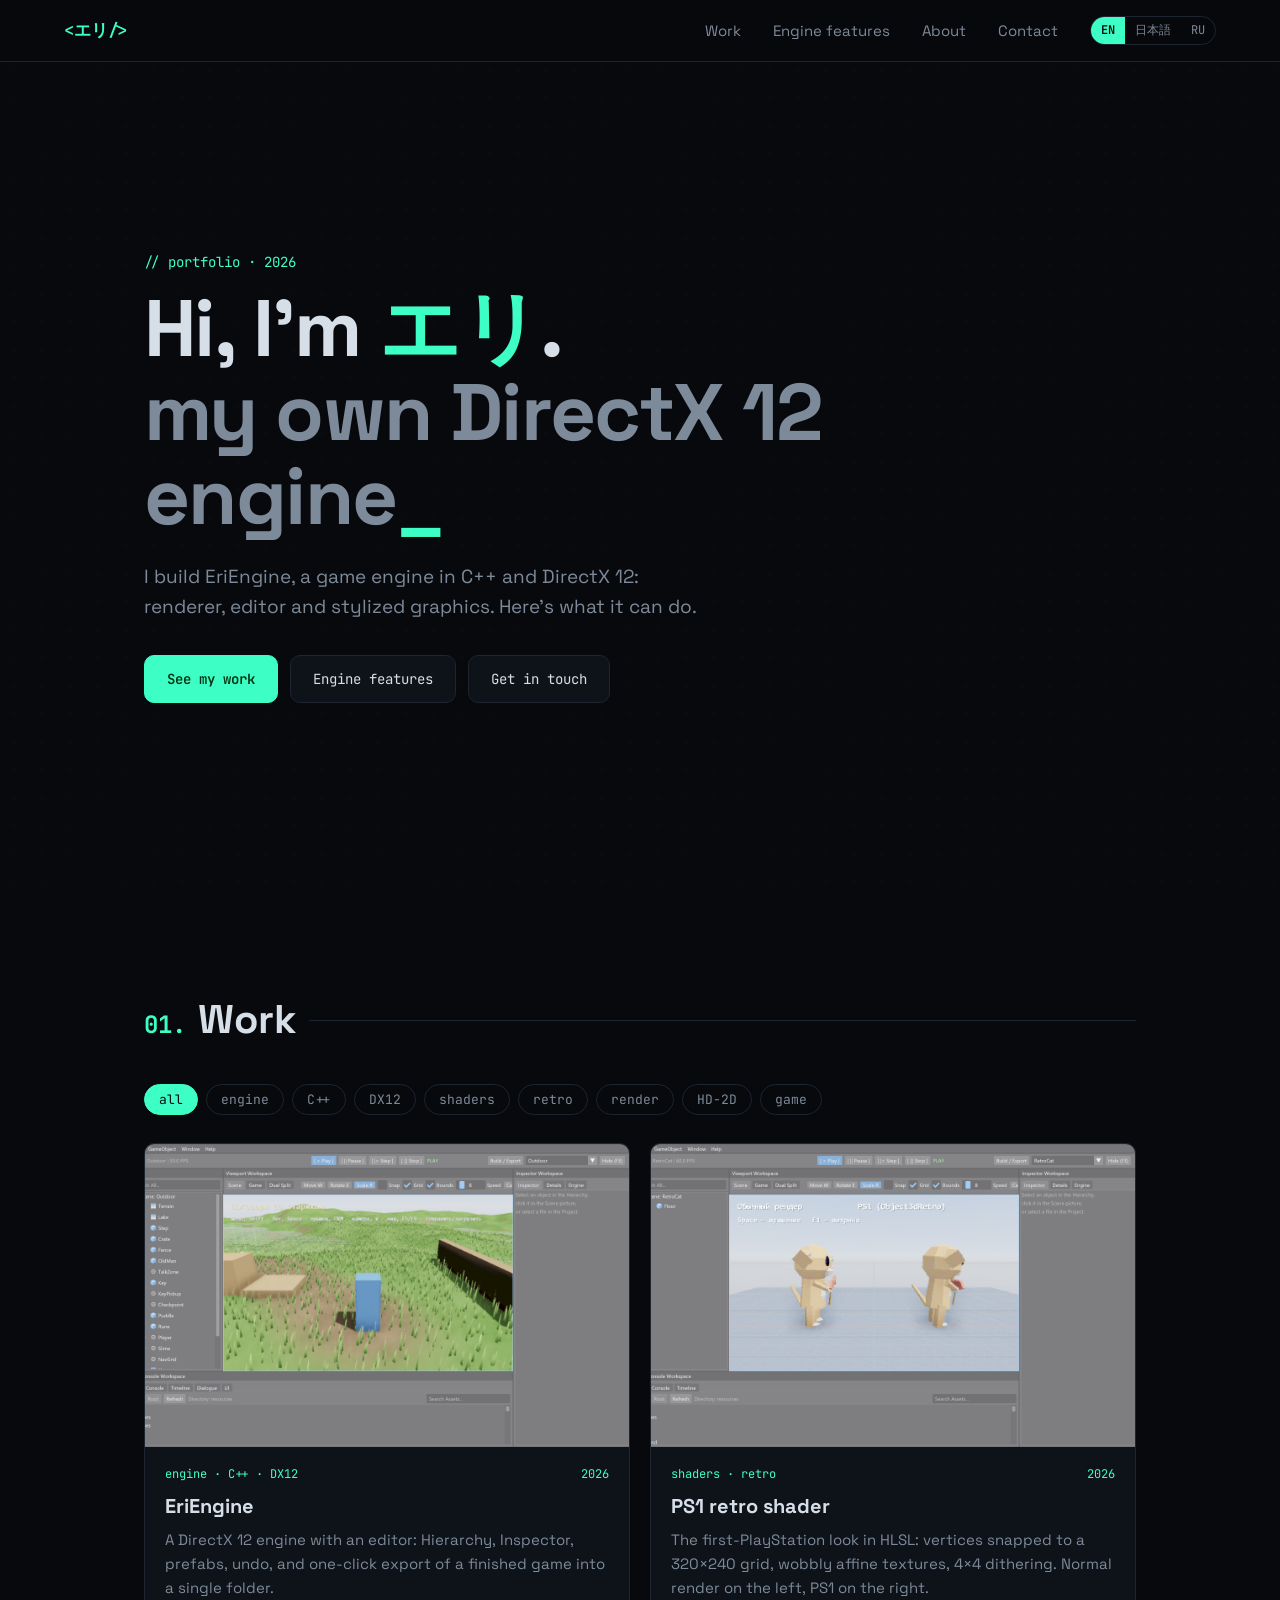
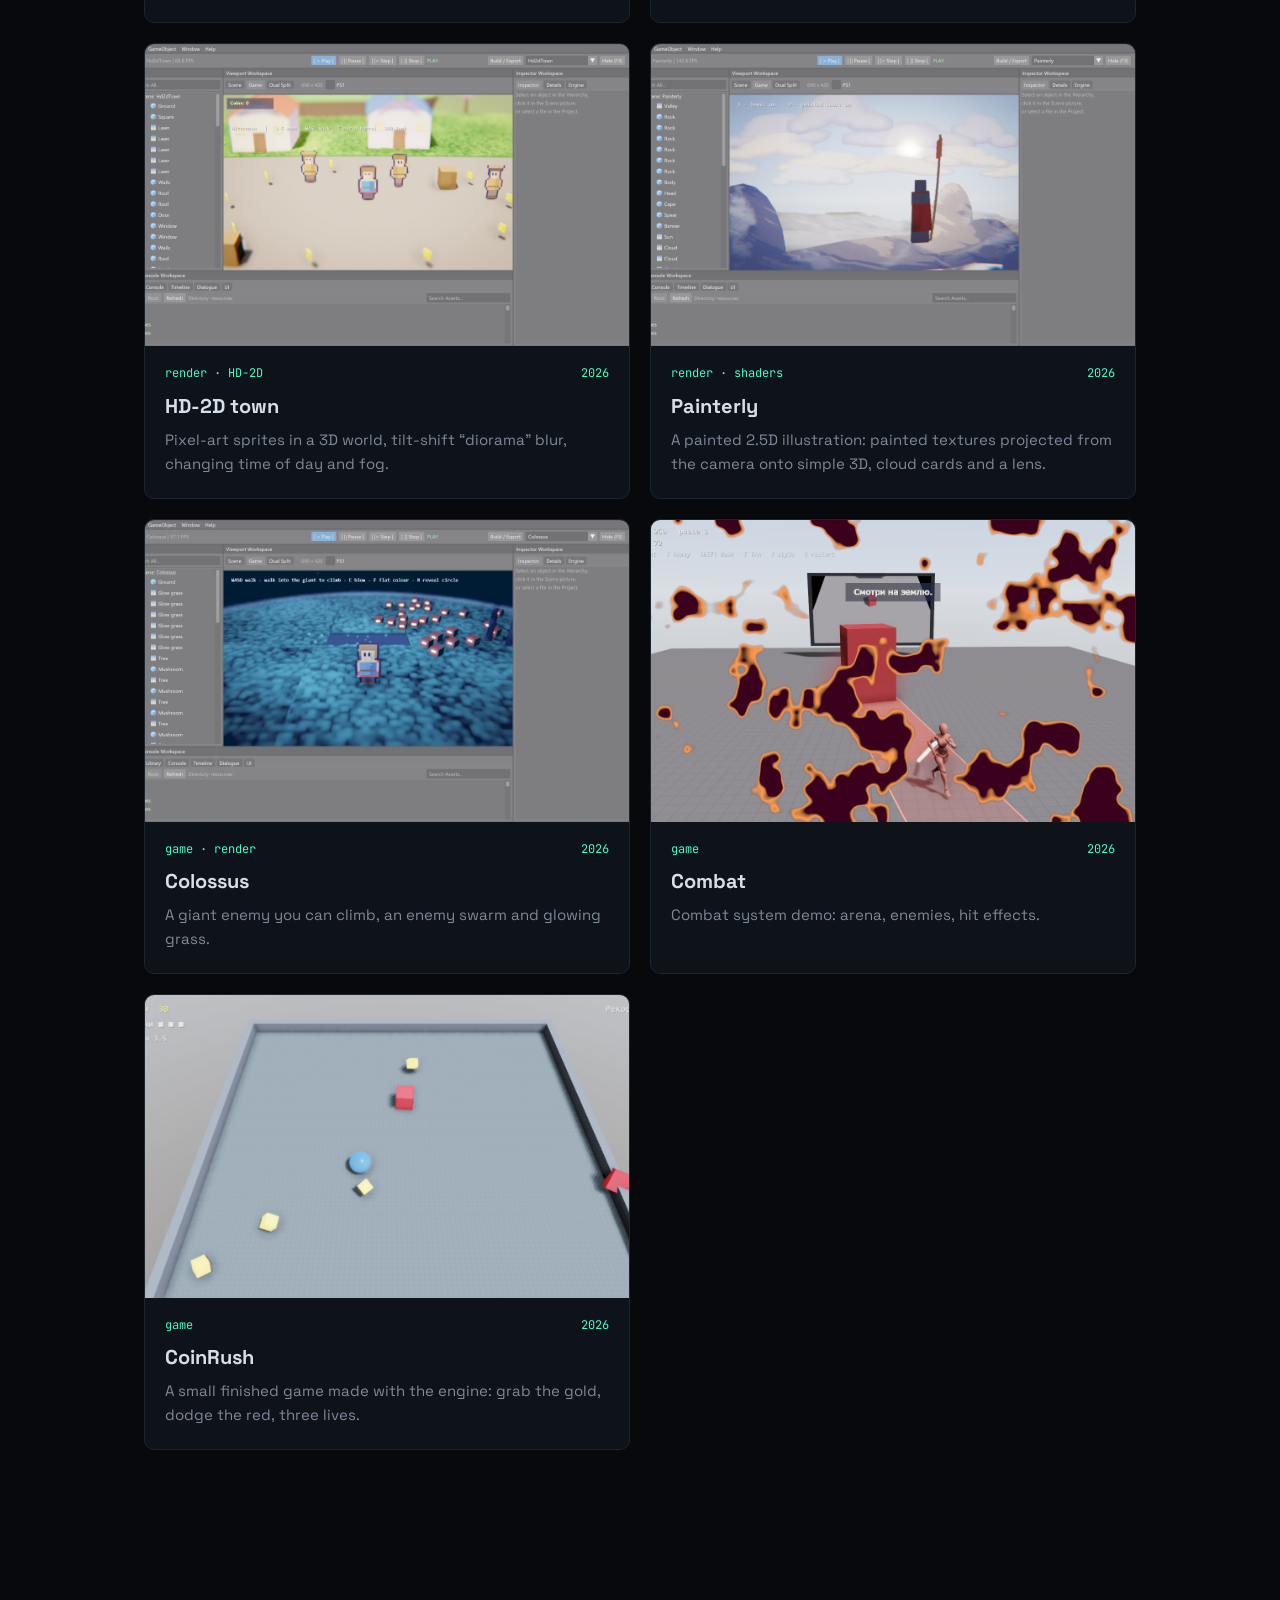
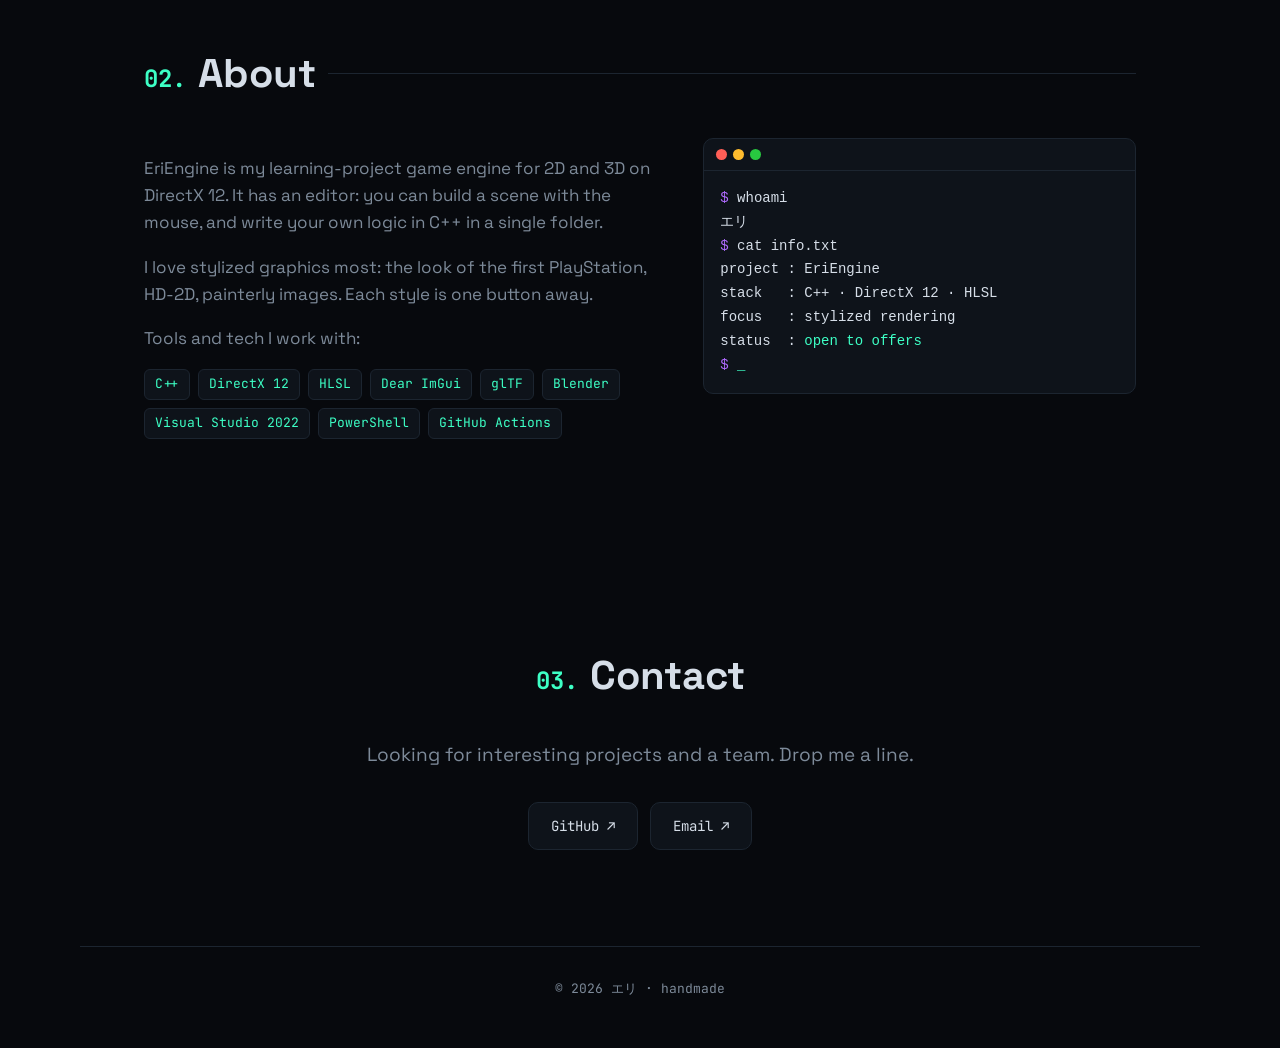
<file: index.html>
<!doctype html>
<html lang="en">
<head>
  <meta charset="utf-8">
  <meta name="viewport" content="width=device-width, initial-scale=1">
  <title>Portfolio</title>
  <meta name="description" content="Portfolio: EriEngine, a DirectX 12 game engine with stylized rendering.">
  <link rel="preconnect" href="https://fonts.googleapis.com">
  <link rel="preconnect" href="https://fonts.gstatic.com" crossorigin>
  <link href="https://fonts.googleapis.com/css2?family=JetBrains+Mono:wght@400;600&family=Space+Grotesk:wght@400;500;700&family=Noto+Sans+JP:wght@400;500;700&display=swap" rel="stylesheet">
  <link rel="stylesheet" href="style.css">
</head>
<body>
  <canvas id="bg" aria-hidden="true"></canvas>

  <header class="nav">
    <a href="#top" class="logo">&lt;<span id="logo-name"></span>/&gt;</a>
    <nav>
      <a href="#work" data-i18n="nav.work"></a>
      <a href="features.html" data-i18n="nav.features"></a>
      <a href="#about" data-i18n="nav.about"></a>
      <a href="#contact" data-i18n="nav.contact"></a>
      <div class="lang mono" id="lang" role="group" aria-label="Language"></div>
    </nav>
  </header>

  <main id="top">
    <section class="hero">
      <p class="mono tag" data-i18n="hero.tag"></p>
      <h1>
        <span data-i18n="hero.hiPre"></span><span class="accent" id="hero-name"></span><span data-i18n="hero.hiPost"></span><br>
        <span class="typed" id="typed"></span><span class="caret">_</span>
      </h1>
      <p class="lead" id="hero-lead"></p>
      <div class="cta">
        <a class="btn primary" href="#work" data-i18n="cta.work"></a>
        <a class="btn" href="features.html" data-i18n="nav.features"></a>
        <a class="btn" href="#contact" data-i18n="cta.contact"></a>
      </div>
    </section>

    <section id="work" class="section">
      <h2><span class="mono num">01.</span> <span data-i18n="sec.work"></span></h2>
      <div class="filters" id="filters"></div>
      <div class="grid" id="grid"></div>
    </section>

    <section id="about" class="section about">
      <h2><span class="mono num">02.</span> <span data-i18n="sec.about"></span></h2>
      <div class="about-wrap">
        <div>
          <div id="about-text"></div>
          <p data-i18n="about.stack"></p>
          <ul class="skills mono" id="skills"></ul>
        </div>
        <div class="terminal mono">
          <div class="term-bar"><i></i><i></i><i></i></div>
          <pre id="term"></pre>
        </div>
      </div>
    </section>

    <section id="contact" class="section contact">
      <h2><span class="mono num">03.</span> <span data-i18n="sec.contact"></span></h2>
      <p class="lead" data-i18n="contact.lead"></p>
      <div class="links" id="links"></div>
    </section>
  </main>

  <footer class="mono">© <span id="year"></span> <span id="foot-name"></span> · <span data-i18n="footer.made"></span></footer>

  <script src="data.js"></script>
  <script src="main.js"></script>
</body>
</html>
</file>
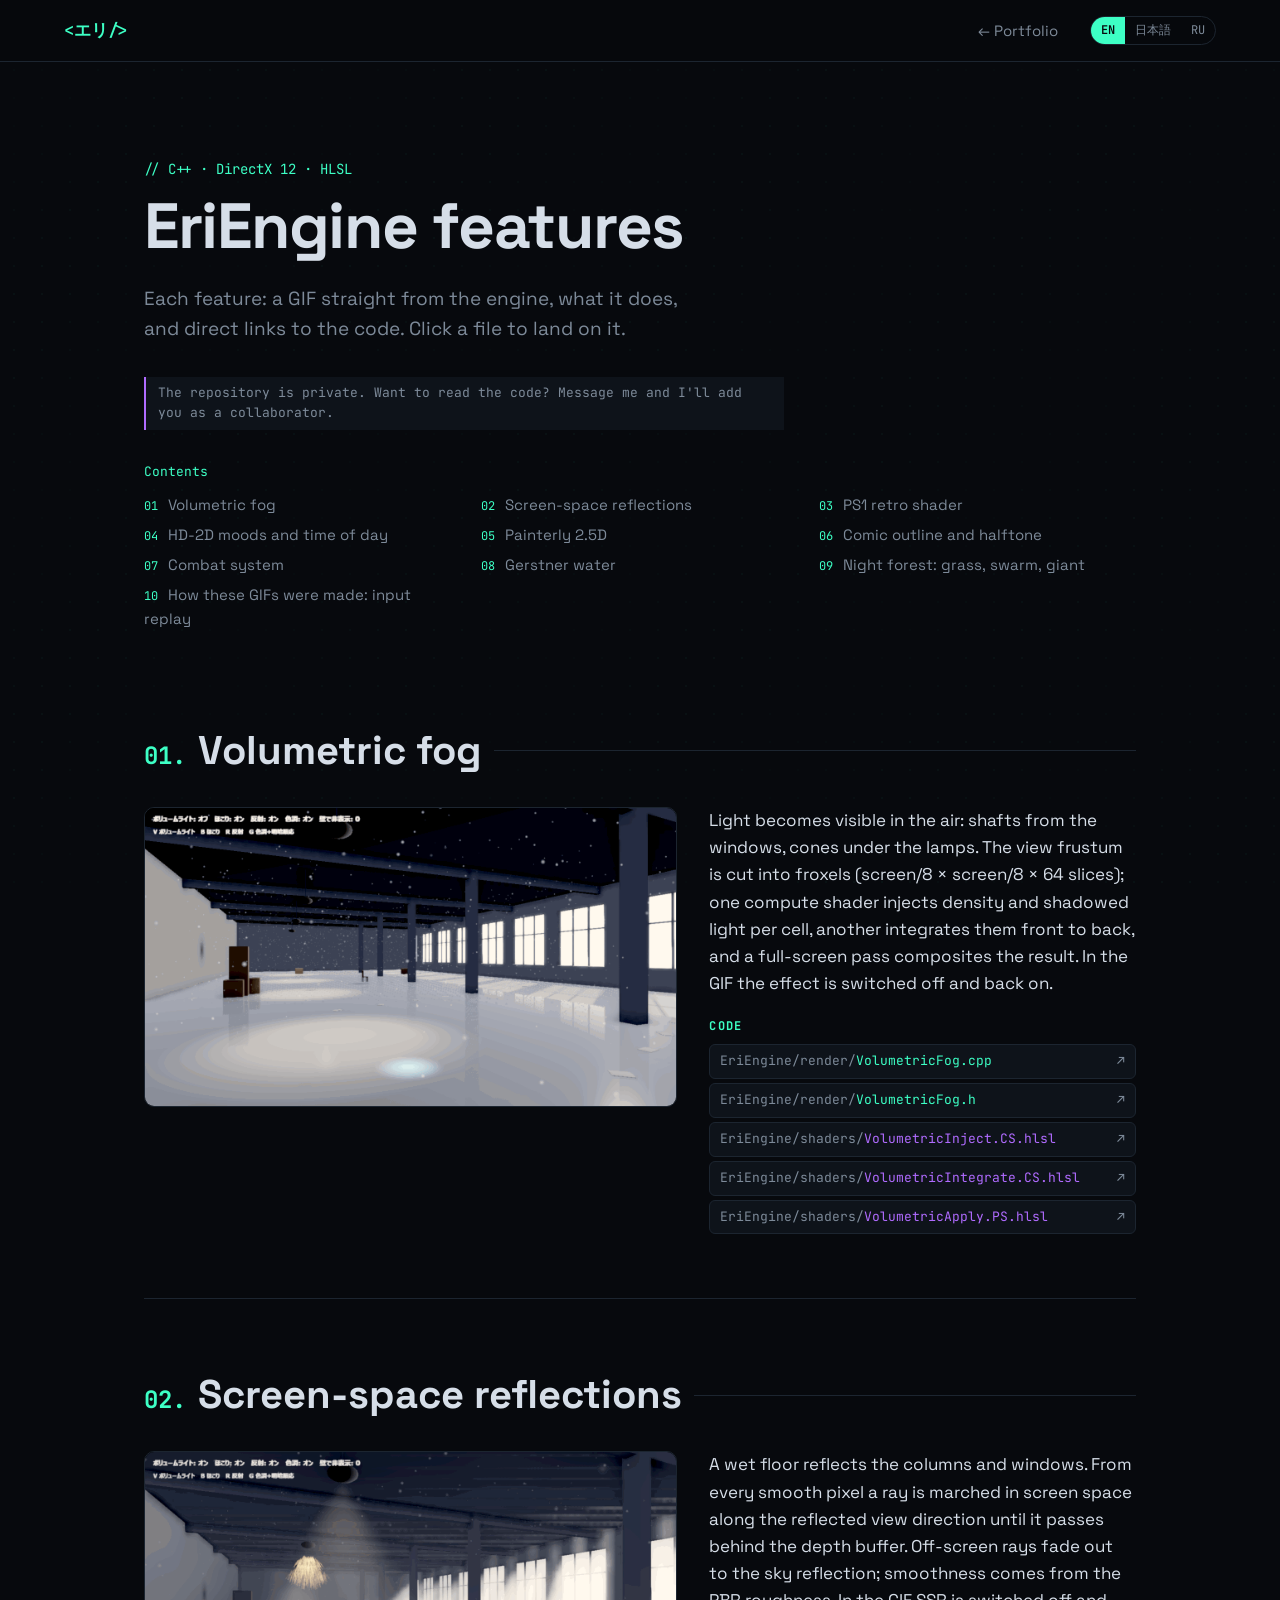
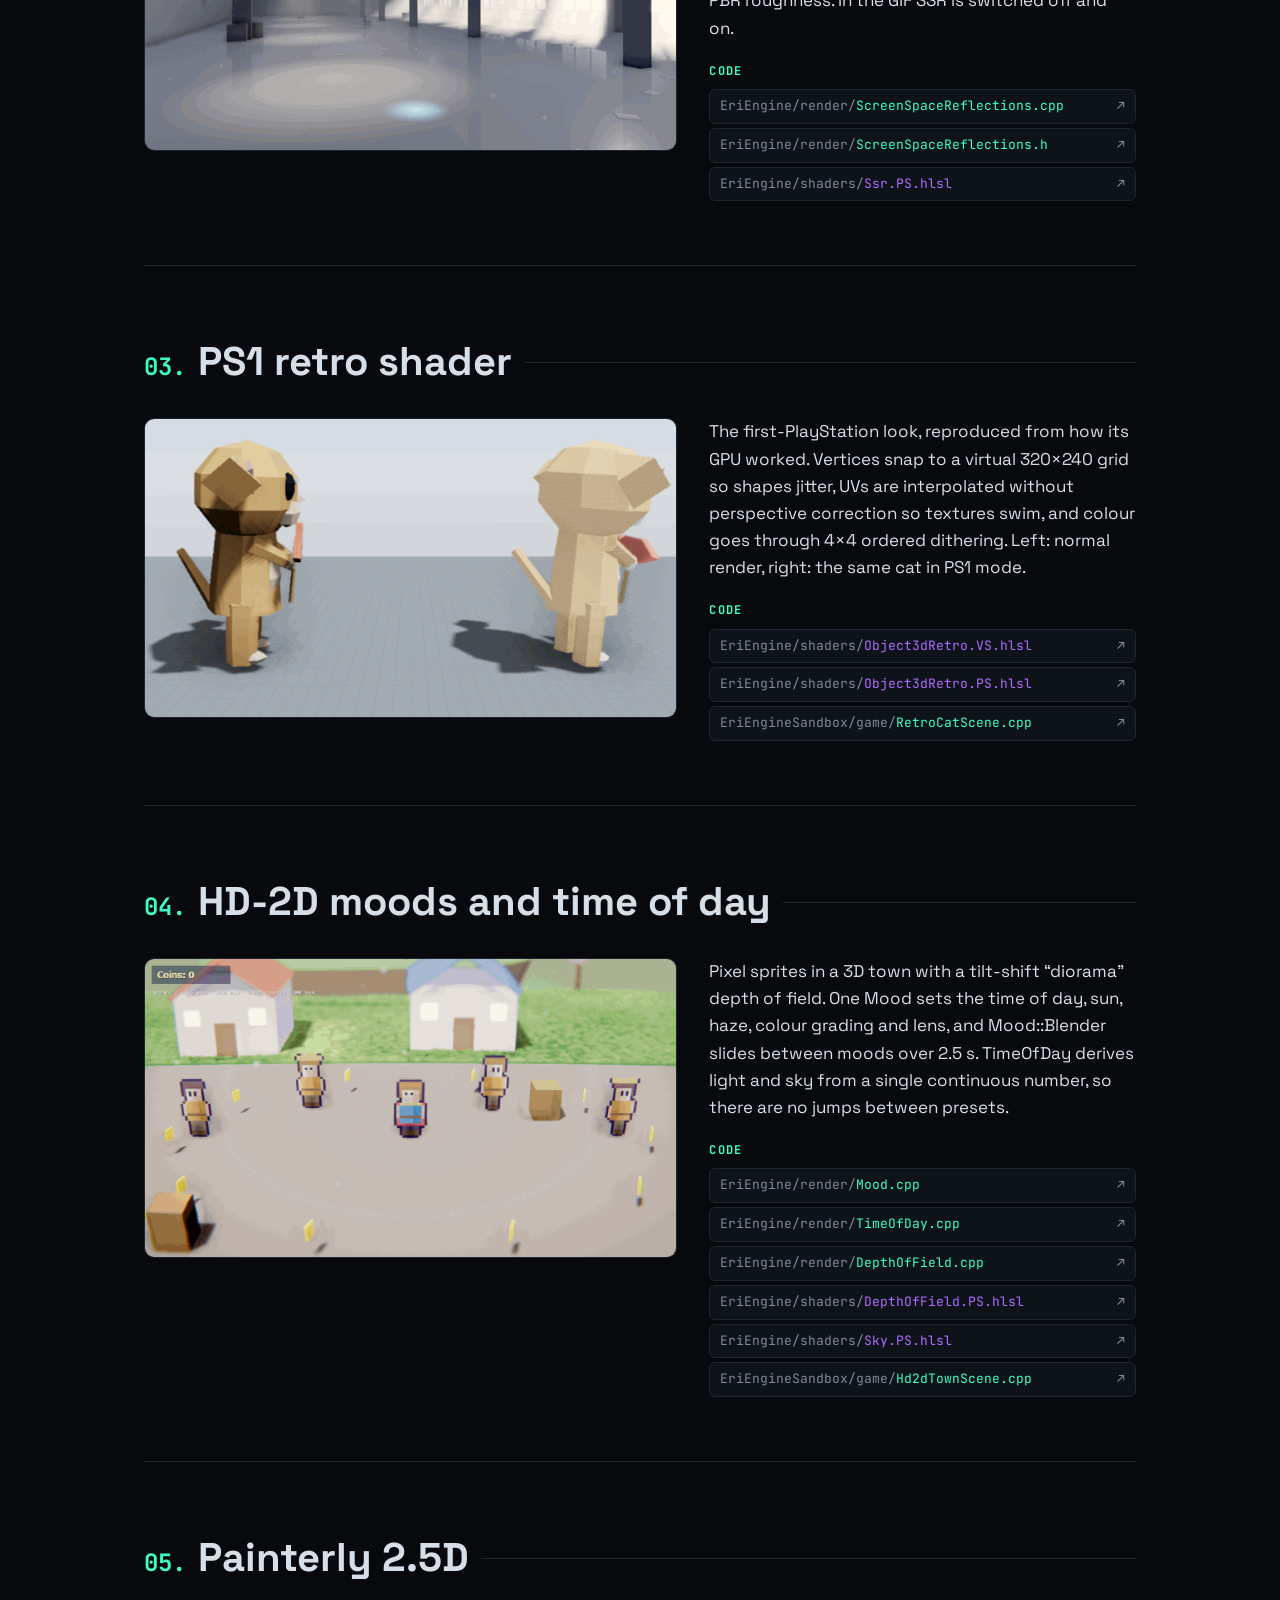
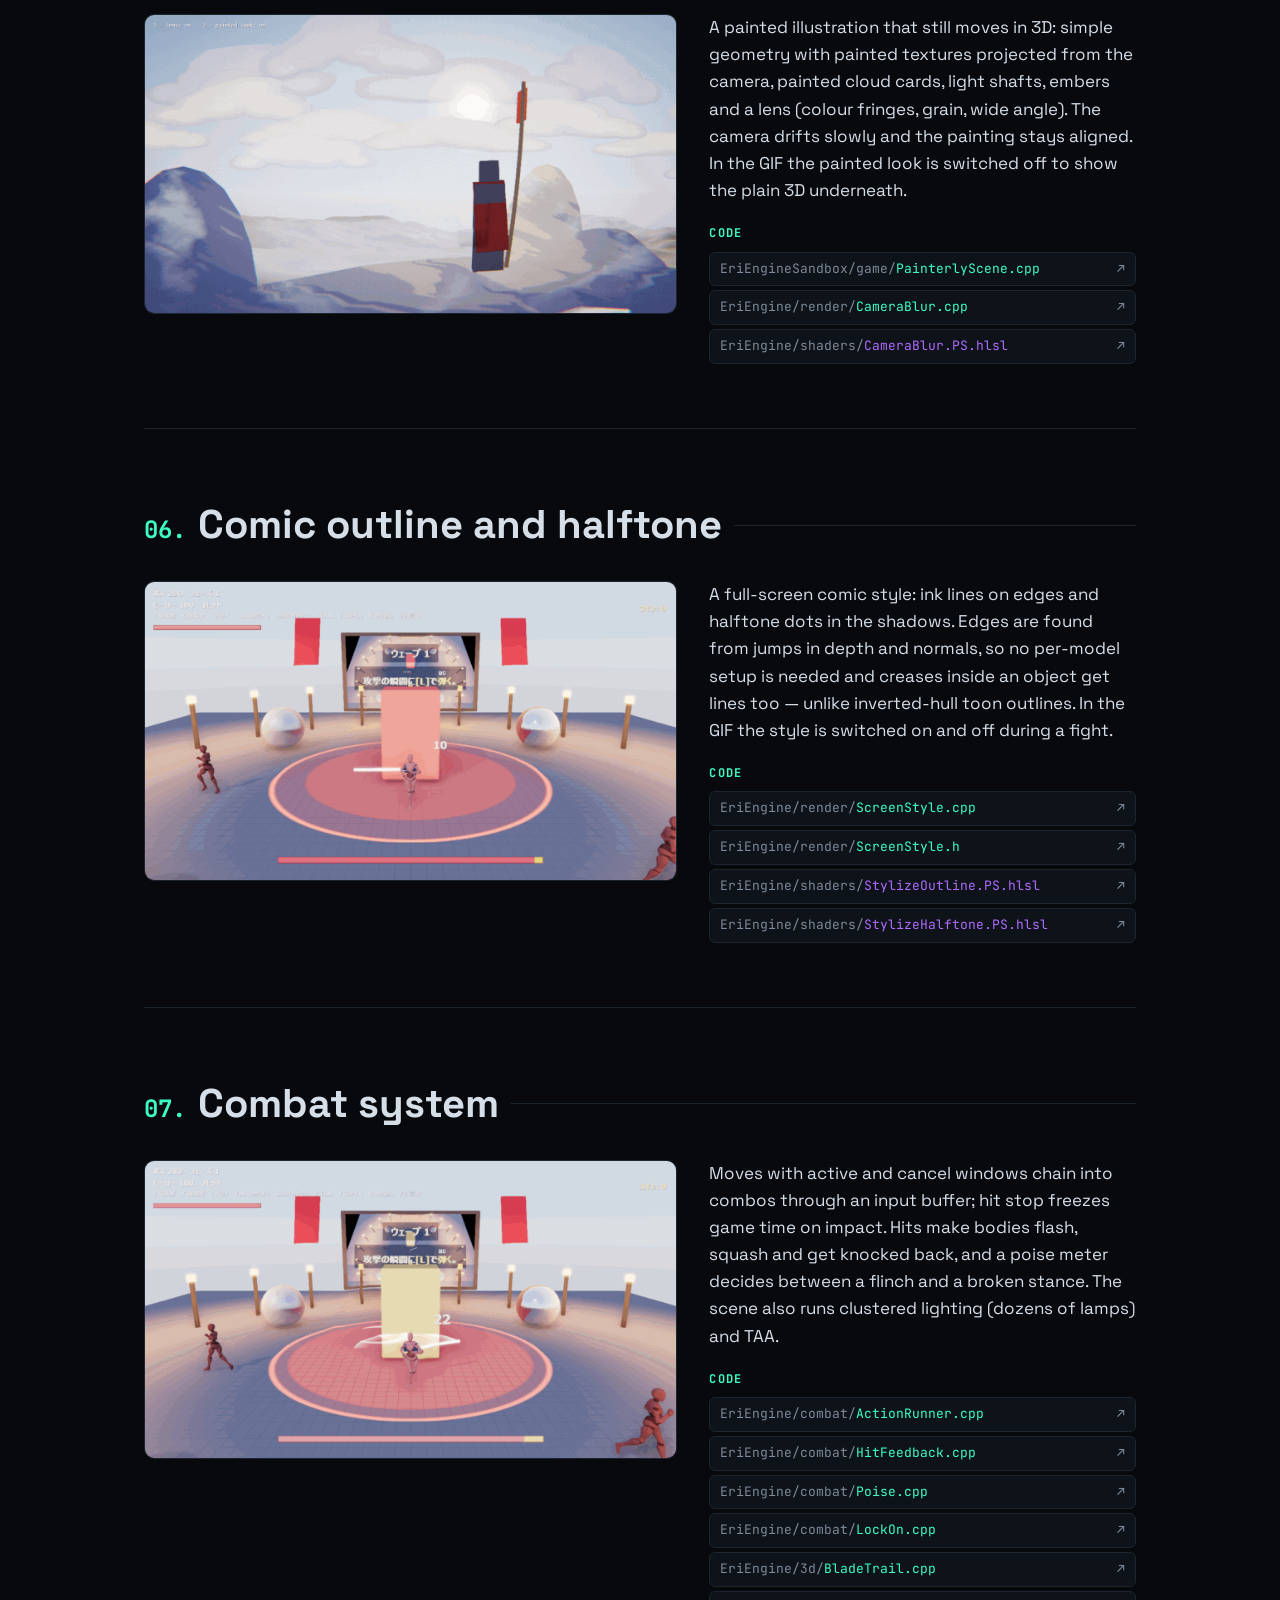
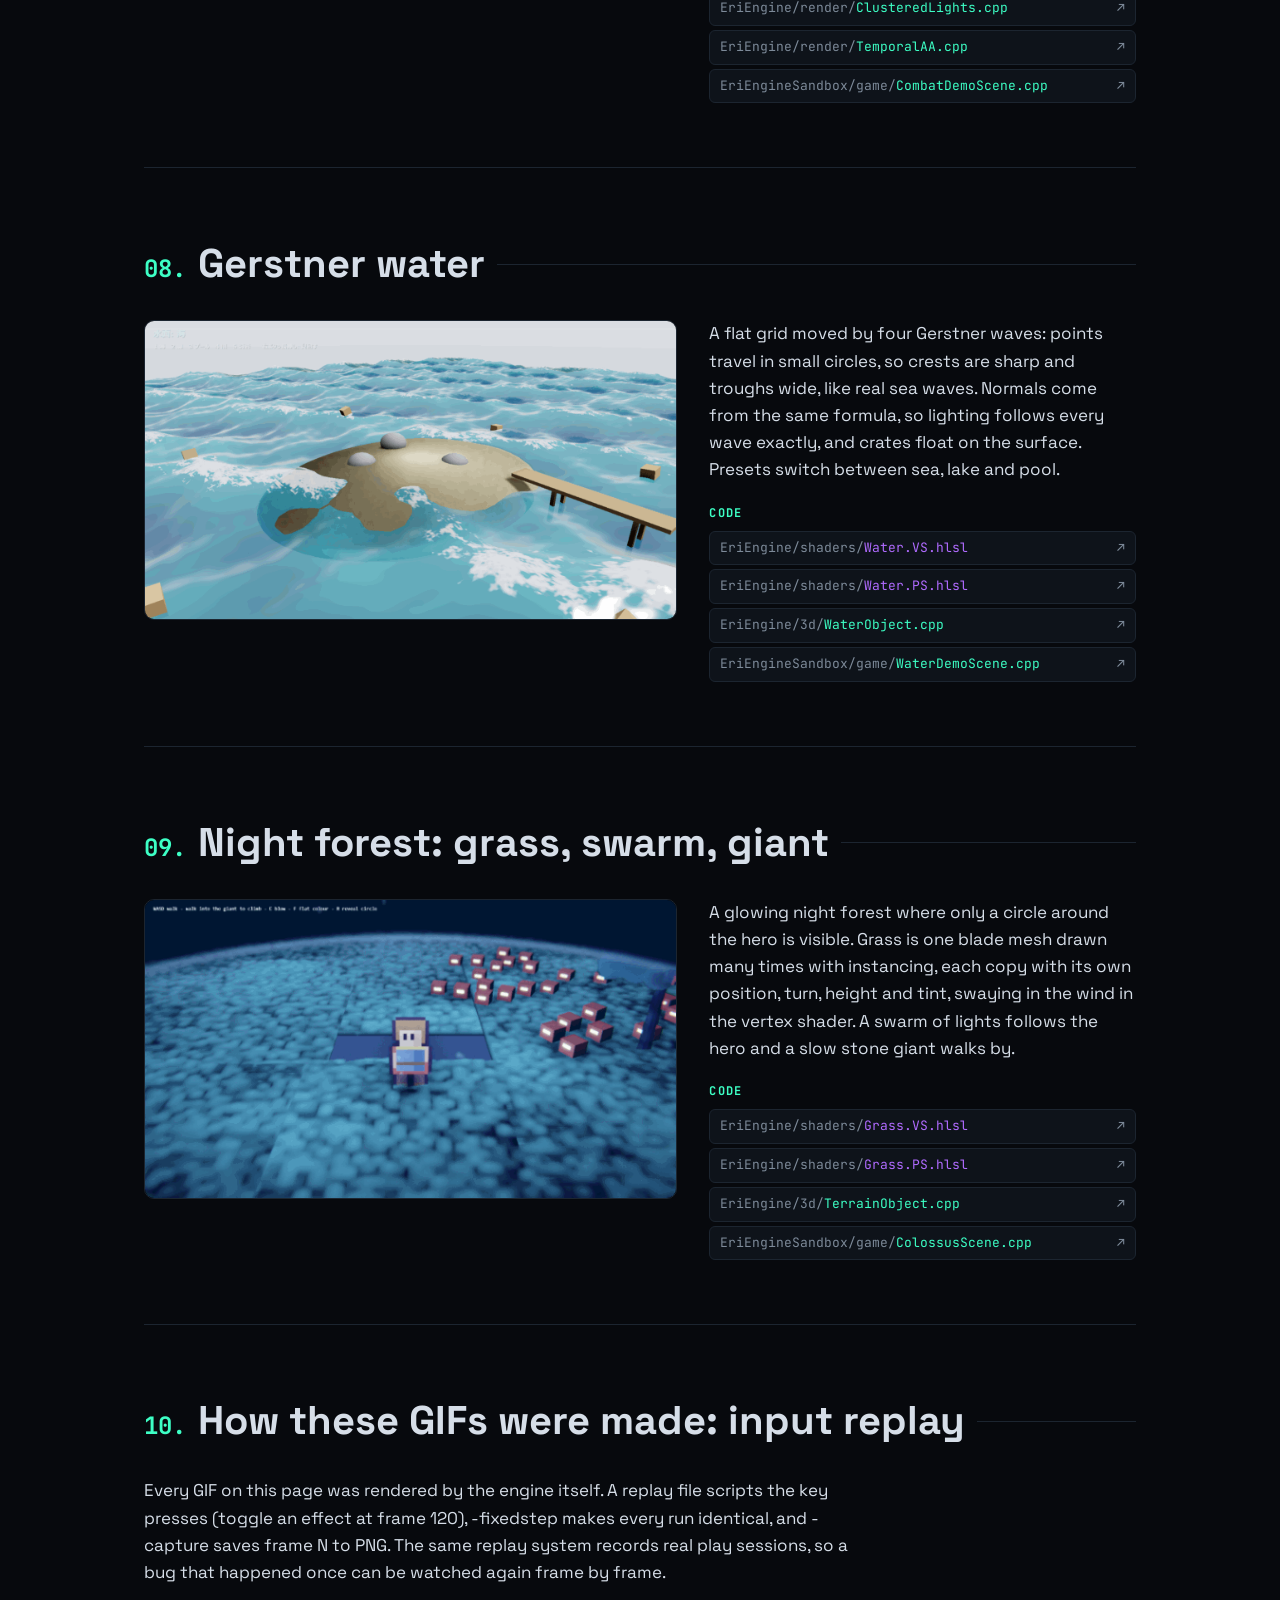
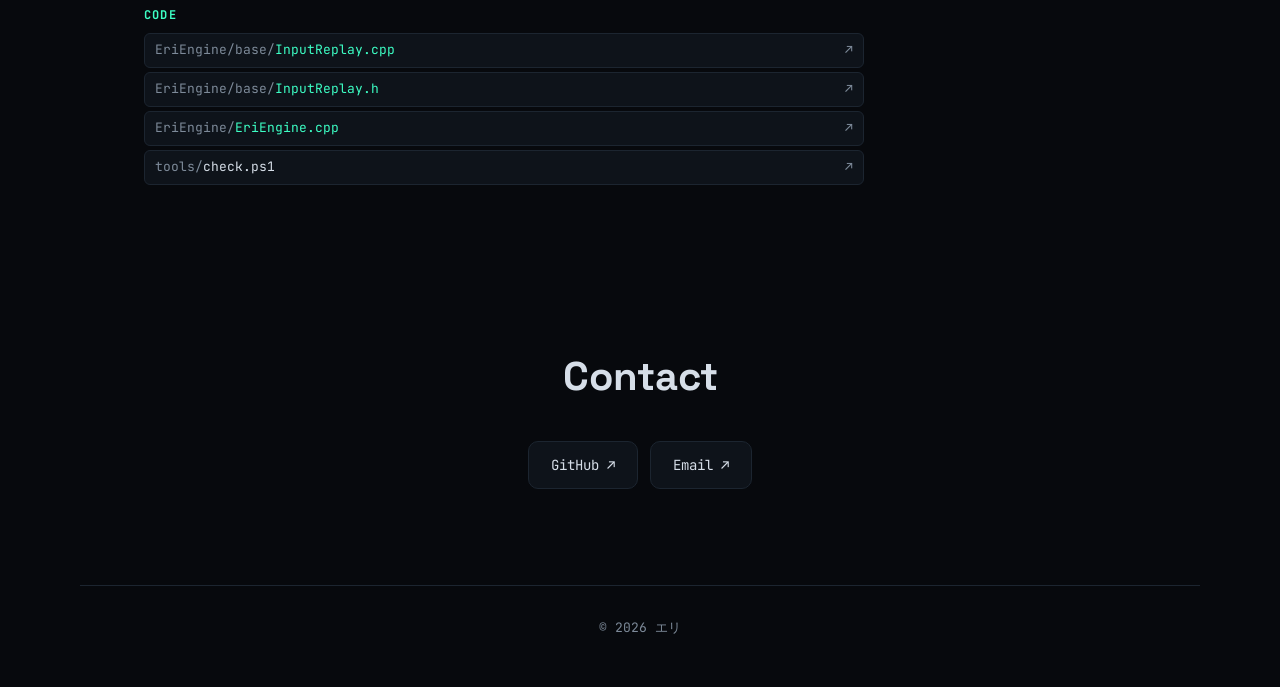
<file: features.html>
<!doctype html>
<html lang="en">
<head>
  <meta charset="utf-8">
  <meta name="viewport" content="width=device-width, initial-scale=1">
  <title>EriEngine — features</title>
  <meta name="description" content="EriEngine features: GIFs from the engine with direct links to the source code.">
  <link rel="preconnect" href="https://fonts.googleapis.com">
  <link rel="preconnect" href="https://fonts.gstatic.com" crossorigin>
  <link href="https://fonts.googleapis.com/css2?family=JetBrains+Mono:wght@400;600&family=Space+Grotesk:wght@400;500;700&family=Noto+Sans+JP:wght@400;500;700&display=swap" rel="stylesheet">
  <link rel="stylesheet" href="style.css">
</head>
<body class="features-page">
  <canvas id="bg" aria-hidden="true"></canvas>

  <header class="nav">
    <a href="index.html" class="logo">&lt;<span id="logo-name"></span>/&gt;</a>
    <nav>
      <a href="index.html" data-i18n="f.back"></a>
      <div class="lang mono" id="lang" role="group" aria-label="Language"></div>
    </nav>
  </header>

  <main>
    <section class="f-hero">
      <p class="mono tag" data-i18n="f.tag"></p>
      <h1 data-i18n="f.h1"></h1>
      <p class="lead" data-i18n="f.lead"></p>
      <p class="note mono" data-i18n="f.private"></p>
      <nav class="toc" id="toc" aria-label="Contents"></nav>
    </section>

    <div id="features"></div>

    <section class="section contact" id="contact">
      <h2><span data-i18n="f.contact"></span></h2>
      <div class="links" id="links"></div>
    </section>
  </main>

  <footer class="mono">© <span id="year"></span> <span id="foot-name"></span></footer>

  <script src="data.js"></script>
  <script src="features-data.js"></script>
  <script src="features.js"></script>
</body>
</html>
</file>
<file: style.css>
:root {
  --bg: #07090d;
  --panel: #0e131a;
  --line: #1c2530;
  --text: #d6dee8;
  --muted: #7d8a99;
  --accent: #3dffc5;
  --accent2: #b06bff;
  --radius: 10px;
}

* { box-sizing: border-box; }
html { scroll-behavior: smooth; }
body {
  margin: 0;
  background: var(--bg);
  color: var(--text);
  font: 17px/1.6 "Space Grotesk", system-ui, sans-serif;
  overflow-x: hidden;
}
a { color: inherit; text-decoration: none; }
.mono { font-family: "JetBrains Mono", ui-monospace, monospace; }
.accent { color: var(--accent); }

#bg { position: fixed; inset: 0; z-index: -1; }

/* --- Навигация --- */
.nav {
  position: sticky; top: 0; z-index: 10;
  display: flex; justify-content: space-between; align-items: center;
  padding: 16px clamp(16px, 5vw, 64px);
  background: color-mix(in srgb, var(--bg) 75%, transparent);
  backdrop-filter: blur(10px);
  border-bottom: 1px solid var(--line);
}
.logo { font-family: "JetBrains Mono", monospace; font-weight: 600; color: var(--accent); }
.nav nav { display: flex; gap: clamp(12px, 3vw, 32px); font-size: 15px; }
.nav nav a { color: var(--muted); transition: color .2s; }
.nav nav a:hover { color: var(--accent); }
.nav nav { align-items: center; }
.lang { display: flex; border: 1px solid var(--line); border-radius: 999px; overflow: hidden; }
.lang button {
  background: transparent; color: var(--muted); border: 0; cursor: pointer;
  padding: 4px 10px; font: inherit; font-size: 12px; transition: color .2s, background .2s;
}
.lang button:hover { color: var(--text); }
.lang button.on { background: var(--accent); color: var(--bg); font-weight: 600; }
:lang(ja) body, html:lang(ja) body { font-family: "Space Grotesk", "Noto Sans JP", system-ui, sans-serif; }
html:lang(ja) h1 { font-size: clamp(32px, 6vw, 68px); line-height: 1.2; }

main, footer { max-width: 1120px; margin: 0 auto; padding: 0 clamp(16px, 5vw, 64px); }

/* --- Hero --- */
.hero { min-height: calc(100vh - 70px); display: flex; flex-direction: column; justify-content: center; }
.tag { color: var(--accent); font-size: 14px; margin: 0 0 12px; }
h1 { font-size: clamp(36px, 7vw, 80px); line-height: 1.05; margin: 0 0 24px; font-weight: 700; letter-spacing: -0.02em; }
.typed { color: var(--muted); }
.caret { color: var(--accent); animation: blink 1s steps(1) infinite; }
@keyframes blink { 50% { opacity: 0; } }
.lead { color: var(--muted); max-width: 560px; font-size: 19px; margin: 0 0 32px; }
.cta { display: flex; gap: 12px; flex-wrap: wrap; }

.btn {
  display: inline-block; padding: 12px 22px;
  border: 1px solid var(--line); border-radius: var(--radius);
  font-family: "JetBrains Mono", monospace; font-size: 14px;
  background: var(--panel); transition: border-color .2s, box-shadow .2s, transform .2s;
}
.btn:hover { border-color: var(--accent); box-shadow: 0 0 24px -6px var(--accent); transform: translateY(-2px); }
.btn.primary { background: var(--accent); color: #031; border-color: var(--accent); font-weight: 600; }

/* --- Секции --- */
.section { padding: 96px 0; }
h2 { font-size: clamp(28px, 4vw, 40px); margin: 0 0 32px; display: flex; align-items: baseline; gap: 12px; }
h2::after { content: ""; flex: 1; height: 1px; background: var(--line); align-self: center; }
.num { color: var(--accent); font-size: .6em; }

/* --- Фильтры --- */
.filters { display: flex; flex-wrap: wrap; gap: 8px; margin-bottom: 28px; }
.filters button {
  background: transparent; color: var(--muted); border: 1px solid var(--line);
  border-radius: 999px; padding: 6px 14px; font-size: 13px; cursor: pointer; transition: all .2s;
}
.filters button:hover { color: var(--text); }
.filters button.on { color: var(--bg); background: var(--accent); border-color: var(--accent); }

/* --- Карточки --- */
.grid { display: grid; grid-template-columns: repeat(auto-fill, minmax(min(100%, 320px), 1fr)); gap: 20px; }
.card {
  background: var(--panel); border: 1px solid var(--line); border-radius: var(--radius);
  overflow: hidden; transition: transform .25s, border-color .25s, box-shadow .25s;
}
.card:hover { transform: translateY(-4px); border-color: var(--accent); box-shadow: 0 12px 40px -16px var(--accent); }
.cover { aspect-ratio: 16 / 10; overflow: hidden; background: #000; }
.cover img { width: 100%; height: 100%; object-fit: cover; transition: transform .4s; }
.card:hover .cover img { transform: scale(1.05); }
.gen {
  width: 100%; height: 100%; display: grid; place-items: center;
  background:
    radial-gradient(circle at 30% 30%, hsl(var(--h) 90% 55% / .55), transparent 55%),
    radial-gradient(circle at 75% 70%, hsl(calc(var(--h) + 80) 90% 55% / .45), transparent 55%),
    repeating-linear-gradient(0deg, transparent 0 19px, #ffffff0d 19px 20px),
    repeating-linear-gradient(90deg, transparent 0 19px, #ffffff0d 19px 20px),
    #05070a;
}
.gen span { font-size: 48px; font-weight: 600; color: #fff; opacity: .85; text-shadow: 0 0 24px hsl(var(--h) 90% 60%); }
.body { padding: 18px 20px 22px; }
.meta { display: flex; justify-content: space-between; color: var(--accent); font-size: 12px; margin-bottom: 6px; }
.card h3 { margin: 0 0 6px; font-size: 20px; }
.card p { margin: 0; color: var(--muted); font-size: 15px; }

/* --- Обо мне --- */
.about-wrap { display: grid; grid-template-columns: 1.2fr 1fr; gap: 40px; align-items: start; }
.about p { color: var(--muted); }
.skills { list-style: none; padding: 0; display: flex; flex-wrap: wrap; gap: 8px; font-size: 13px; }
.skills li { border: 1px solid var(--line); border-radius: 6px; padding: 4px 10px; color: var(--accent); background: var(--panel); }
.terminal { background: var(--panel); border: 1px solid var(--line); border-radius: var(--radius); overflow: hidden; font-size: 14px; }
.term-bar { display: flex; gap: 6px; padding: 10px 12px; border-bottom: 1px solid var(--line); }
.term-bar i { width: 11px; height: 11px; border-radius: 50%; background: var(--line); }
.term-bar i:nth-child(1) { background: #ff5f57; }
.term-bar i:nth-child(2) { background: #febc2e; }
.term-bar i:nth-child(3) { background: #28c840; }
.terminal pre { margin: 0; padding: 16px; white-space: pre-wrap; line-height: 1.7; }
.terminal .p { color: var(--accent2); }
.terminal .ok { color: var(--accent); }

/* --- Контакты --- */
.contact { text-align: center; }
.contact h2::after { display: none; }
.contact h2 { justify-content: center; }
.contact .lead { margin: 0 auto 32px; }
.links { display: flex; flex-wrap: wrap; justify-content: center; gap: 12px; }

footer { padding: 32px 0 48px; color: var(--muted); font-size: 13px; text-align: center; border-top: 1px solid var(--line); }

/* --- Страница фич --- */
.f-hero { padding: 96px 0 24px; }
.f-hero h1 { font-size: clamp(34px, 6vw, 64px); }
.note {
  font-size: 13px; color: var(--muted); border-left: 2px solid var(--accent2);
  padding: 6px 12px; margin: 0 0 32px; max-width: 640px; background: var(--panel);
}
.toc { display: grid; grid-template-columns: repeat(auto-fill, minmax(min(100%, 260px), 1fr)); gap: 6px 20px; }
.toc-h { grid-column: 1 / -1; color: var(--accent); font-size: 13px; margin-bottom: 4px; }
.toc a { color: var(--muted); font-size: 15px; transition: color .2s; }
.toc a .mono { color: var(--accent); font-size: 12px; margin-right: 6px; }
.toc a:hover { color: var(--text); }
.feature { padding: 64px 0; scroll-margin-top: 64px; }
.feature h2 { margin-bottom: 24px; }
.anchor { color: inherit; }
.feature-body { display: grid; grid-template-columns: minmax(0, 1.25fr) minmax(0, 1fr); gap: 32px; align-items: start; }
.feature-body.no-media { grid-template-columns: minmax(0, 720px); }
.media {
  display: block; border: 1px solid var(--line); border-radius: var(--radius); overflow: hidden;
  background: #000; aspect-ratio: 16 / 9; transition: border-color .25s, box-shadow .25s;
}
.media:hover { border-color: var(--accent); box-shadow: 0 12px 40px -16px var(--accent); }
.media img { width: 100%; height: 100%; object-fit: cover; display: block; }
.feature-text p { margin: 0 0 20px; color: var(--text); }
.code-h { font-size: 12px; color: var(--accent); text-transform: uppercase; letter-spacing: .1em; margin: 0 0 8px; }
.files { list-style: none; margin: 0; padding: 0; font-size: 13px; display: grid; gap: 4px; }
.files a {
  display: flex; flex-wrap: wrap; padding: 6px 10px; border: 1px solid var(--line); border-radius: 6px;
  background: var(--panel); transition: border-color .2s, transform .2s; word-break: break-all;
}
.files a::after { content: "↗"; margin-left: auto; padding-left: 8px; color: var(--muted); }
.files a:hover { border-color: var(--accent); transform: translateX(3px); }
.files .dir { color: var(--muted); }
.files .file { color: var(--text); }
.files .ext-hlsl .file { color: var(--accent2); }
.files .ext-cpp .file, .files .ext-h .file { color: var(--accent); }
.feature + .feature { border-top: 1px solid var(--line); }

@media (max-width: 900px) {
  .feature-body { grid-template-columns: 1fr; }
}

@media (max-width: 760px) {
  .about-wrap { grid-template-columns: 1fr; }
  .nav nav { font-size: 14px; }
  .nav nav a { display: none; }
  .section { padding: 64px 0; }
}
@media (prefers-reduced-motion: reduce) {
  * { transition: none !important; animation: none !important; }
}
</file>
